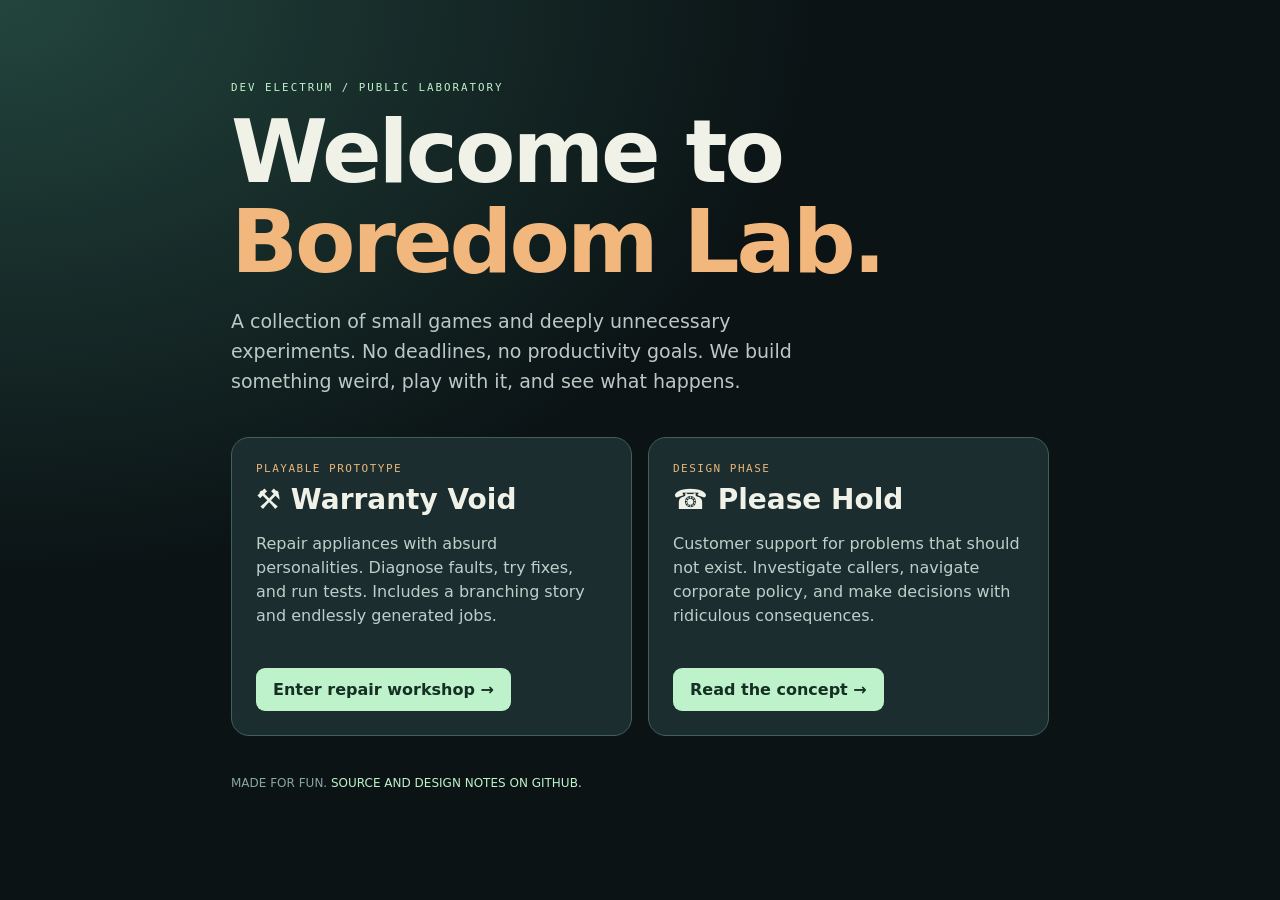
<file: index.html>
<!doctype html>
<html lang="en"><head>
<meta charset="utf-8"><meta name="viewport" content="width=device-width,initial-scale=1">
<meta name="theme-color" content="#0b1315">
<title>Boredom Lab · Extremely Unnecessary Experiments</title>
<style>
:root{font-family:system-ui,sans-serif;color:#f0f2e8;background:#0b1315}
*{box-sizing:border-box}body{margin:0;min-height:100vh;background:radial-gradient(ellipse at top left,#23453e 0,transparent 45%),#0b1315}
main{max-width:970px;margin:0 auto;padding:clamp(20px,6vw,76px)}
small{color:#bdf2cb;font-family:monospace;letter-spacing:2px}
h1{font-size:clamp(45px,9vw,88px);line-height:1.02;letter-spacing:-3px;margin:12px 0}h1 span{color:#f1b77c}
.intro{font-size:19px;color:#bbc8c4;line-height:1.6;max-width:630px}
.cards{display:grid;grid-template-columns:repeat(2,minmax(0,1fr));gap:16px;margin-top:40px}
.card{border:1px solid #415f5b;border-radius:18px;background:#1b2d2f;padding:24px;min-height:265px;display:flex;flex-direction:column;justify-content:space-between;gap:24px}
.card h2{font-size:28px;margin:8px 0}.card p{color:#c0cec9;line-height:1.5}
a{color:#162f24;background:#bdf2cb;text-decoration:none;display:inline-block;border-radius:9px;padding:12px 17px;font-weight:700}a:hover{background:#dbffe1}
.tag{font-size:11px;text-transform:uppercase;color:#e7b77b;font-family:monospace;letter-spacing:1.5px}
footer{font-size:12px;color:#88a6a0;margin-top:40px}footer a{padding:0;background:transparent;color:#bdf2cb;font-weight:400}
@media(max-width:600px){.cards{grid-template-columns:1fr}h1{letter-spacing:-1.7px}}
</style></head>
<body><main>
<small>DEV ELECTRUM / PUBLIC LABORATORY</small>
<h1>Welcome to<br><span>Boredom Lab.</span></h1>
<p class="intro">A collection of small games and deeply unnecessary experiments. No deadlines, no productivity goals. We build something weird, play with it, and see what happens.</p>
<div class="cards">
<section class="card"><div><div class="tag">Playable prototype</div><h2>⚒ Warranty Void</h2><p>Repair appliances with absurd personalities. Diagnose faults, try fixes, and run tests. Includes a branching story and endlessly generated jobs.</p></div><div><a href="./warranty-void/">Enter repair workshop →</a></div></section>
<section class="card"><div><div class="tag">Design phase</div><h2>☎ Please Hold</h2><p>Customer support for problems that should not exist. Investigate callers, navigate corporate policy, and make decisions with ridiculous consequences.</p></div><div><a href="https://github.com/DevElectrum/boredom_lab/blob/main/docs/please-hold.md">Read the concept →</a></div></section>
</div>
<footer>MADE FOR FUN. <a href="https://github.com/DevElectrum/boredom_lab">SOURCE AND DESIGN NOTES ON GITHUB.</a></footer>
</main></body></html>
</file>
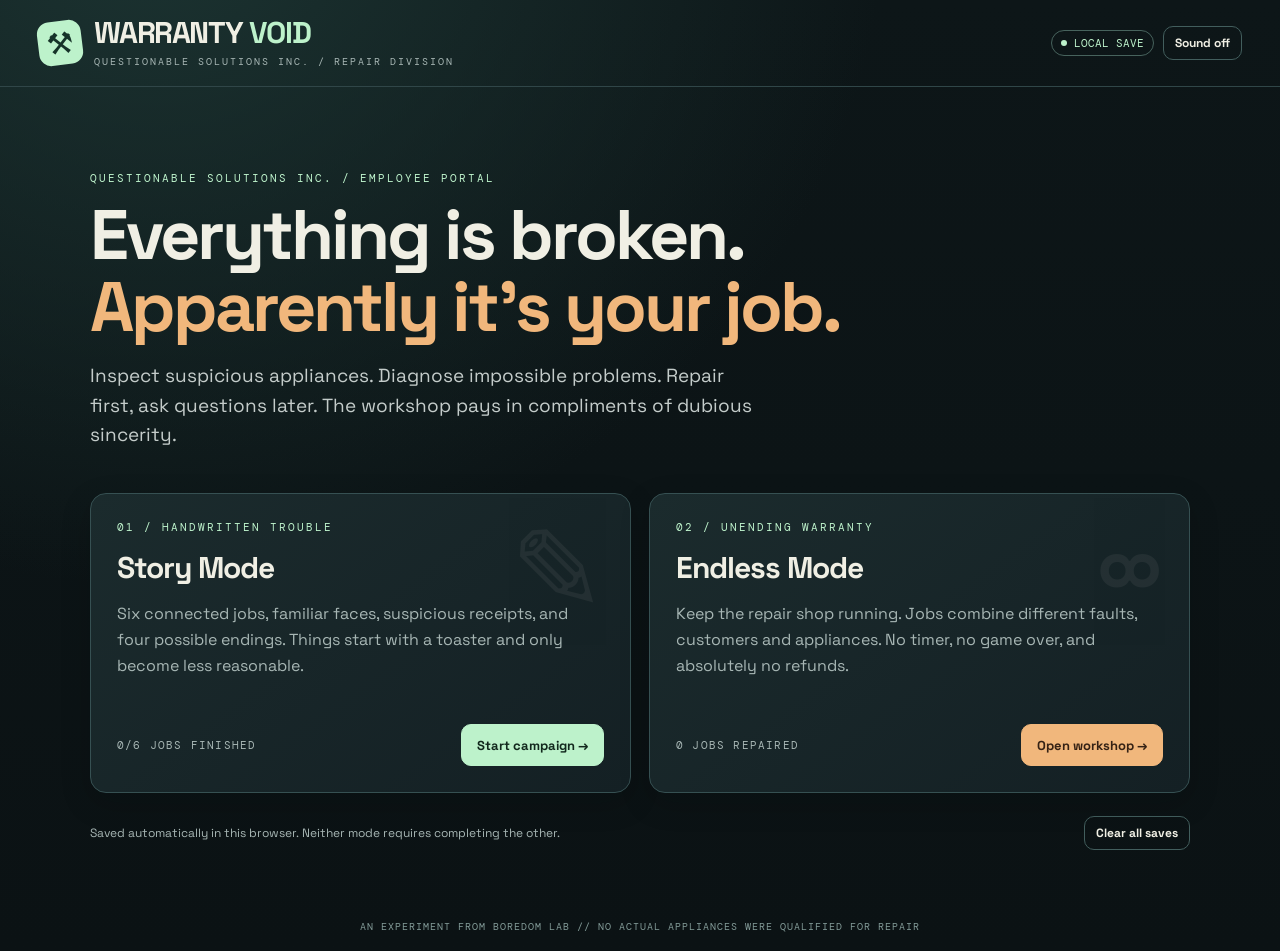
<file: warranty-void/index.html>
<!doctype html>
<html lang="en">
<head>
  <meta charset="utf-8">
  <meta name="viewport" content="width=device-width,initial-scale=1">
  <meta name="theme-color" content="#0b1214">
  <meta name="description" content="Warranty Void: repair appliances with extremely questionable personalities. A tiny playable game from Boredom Lab.">
  <title>Warranty Void | Questionable Solutions Inc.</title>
  <link rel="stylesheet" href="./styles.css">
  <script src="./engine.js" defer></script>
  <script src="./bench-art.js" defer></script>
  <script src="./game.js" defer></script>
</head>
<body>
  <header class="topbar">
    <div class="identity" aria-label="Warranty Void">
      <div class="brand-icon" aria-hidden="true">⚒</div>
      <div>
        <div class="brand">WARRANTY <em>VOID</em></div>
        <div class="subbrand">Questionable Solutions Inc. / Repair Division</div>
      </div>
    </div>
    <nav class="top-controls" id="nav" aria-label="Game navigation"></nav>
  </header>
  <main id="app" class="page">
    <p>Opening the workshop…</p>
  </main>
  <footer class="footer">AN EXPERIMENT FROM BOREDOM LAB // NO ACTUAL APPLIANCES WERE QUALIFIED FOR REPAIR</footer>
</body>
</html>
</file>
<file: warranty-void/styles.css>
@import url('https://fonts.googleapis.com/css2?family=DM+Mono:wght@400;500&family=Space+Grotesk:wght@400;500;600;700&display=swap');
:root{color-scheme:dark;--bg:#0b1214;--panel:#142125;--panel2:#19292d;--ink:#f0efe4;--muted:#a7b6b4;--line:#365052;--mint:#bdf2cb;--orange:#f1b77c;--bad:#ff9489;--paper:#e9debe;--dark:#172026;font-family:'Space Grotesk',system-ui,sans-serif}
*{box-sizing:border-box}html{scroll-behavior:smooth}body{margin:0;min-height:100vh;background:radial-gradient(ellipse at 12% -10%,#1c3432 0,transparent 46%),linear-gradient(#0d1618,#0b1214);color:var(--ink)}
button{font:inherit;cursor:pointer}button:focus-visible,a:focus-visible,summary:focus-visible{outline:3px solid var(--orange);outline-offset:3px}button:disabled{opacity:.35;cursor:not-allowed}a{color:var(--mint)}a:hover{text-decoration:none}
.topbar{padding:18px clamp(16px,3vw,42px);display:flex;align-items:center;justify-content:space-between;border-bottom:1px solid #304648;gap:18px}.identity{display:flex;align-items:center;gap:12px}.brand-icon{display:grid;place-items:center;border-radius:12px;width:44px;height:44px;background:var(--mint);color:#163329;font-size:30px;font-weight:700;transform:rotate(-7deg)}.brand{font-weight:700;font-size:clamp(21px,2.8vw,30px);line-height:1;letter-spacing:-1.4px}.brand em{font-style:normal;color:var(--mint)}.subbrand{font:10px 'DM Mono',monospace;text-transform:uppercase;letter-spacing:2px;margin-top:7px;color:var(--muted)}.top-controls{display:flex;align-items:center;gap:9px;flex-wrap:wrap;justify-content:end}
.btn{border:1px solid #50716b;border-radius:10px;padding:11px 15px;min-height:42px;color:var(--ink);background:#253b3b;transition:transform .14s,background .14s,border-color .14s;font-weight:700;font-size:13px}.btn:hover:not(:disabled){transform:translateY(-1px);border-color:var(--mint);background:#2d4842}.btn.primary{background:var(--mint);color:#12281d;border-color:var(--mint)}.btn.primary:hover:not(:disabled){background:#d4ffdb}.btn.warm{background:var(--orange);border-color:var(--orange);color:#352215}.btn.ghost{background:transparent;border-color:#425e5d}.btn.tiny{padding:7px 11px;min-height:34px;font-size:12px}.btn.wide{width:100%}.btn-row{display:flex;gap:8px;flex-wrap:wrap}.label{font:11px 'DM Mono',monospace;text-transform:uppercase;letter-spacing:1.2px;color:var(--muted)}.eyebrow{font:11px 'DM Mono',monospace;text-transform:uppercase;letter-spacing:2px;color:var(--mint)}.muted{color:var(--muted)}.mono{font-family:'DM Mono',monospace}.pill{font:11px 'DM Mono',monospace;padding:5px 9px;border:1px solid #47635d;border-radius:99px;color:var(--mint);display:inline-flex;gap:7px;align-items:center}.pill:before{content:"";display:inline-block;background:var(--mint);width:6px;height:6px;border-radius:100%}
.page{max-width:1570px;margin:auto;padding:clamp(14px,2.2vw,32px)}.panel{border:1px solid var(--line);border-radius:16px;background:linear-gradient(145deg,#1b2b2d,#142024);box-shadow:0 10px 30px #050b0c33;overflow:hidden}.panel-head{display:flex;justify-content:space-between;align-items:center;gap:10px;padding:17px 18px;border-bottom:1px solid var(--line)}.panel-title{font-size:15px;font-weight:700;margin:0}.panel-body{padding:17px 18px}.stack{display:grid;gap:14px}
.menu{max-width:1100px;margin:0 auto}.hero{padding:clamp(22px,4vw,52px) 0 25px;max-width:840px}.hero h1{font-size:clamp(35px,6vw,70px);line-height:1.02;letter-spacing:-3px;margin:12px 0 18px}.hero h1 span{color:var(--orange)}.hero p{font-size:clamp(16px,2vw,19px);line-height:1.55;color:#c4ccca;max-width:670px}.modes{display:grid;grid-template-columns:repeat(2,minmax(0,1fr));gap:18px}.mode-card{min-height:300px;padding:26px;display:flex;flex-direction:column;gap:12px;position:relative;isolation:isolate}.mode-card:after{position:absolute;content:attr(data-glyph);right:24px;top:4px;font-size:115px;opacity:.06;z-index:-1}.mode-card h2{font-size:30px;letter-spacing:-1px;margin:2px 0 0}.mode-card p{color:var(--muted);line-height:1.6;margin:2px 0 10px}.mode-card footer{margin-top:auto;display:flex;justify-content:space-between;align-items:center;flex-wrap:wrap;gap:10px}.menu-foot{margin:23px 0;display:flex;justify-content:space-between;gap:15px;flex-wrap:wrap;align-items:center;color:var(--muted);font-size:12px}
.game-top{display:flex;justify-content:space-between;align-items:center;gap:10px;margin-bottom:15px;flex-wrap:wrap}.game-top h1{font-size:clamp(20px,2.6vw,28px);letter-spacing:-.6px;margin:3px 0}.game-grid{display:grid;grid-template-columns:minmax(225px,.85fr) minmax(330px,1.9fr) minmax(270px,1.05fr);gap:14px;align-items:start}.panel.wanted{background:linear-gradient(145deg,#ebe1c8,#d4c29d);color:#2c312f;border-color:#b2a47f;position:relative}.wanted .label{color:#6f6a54}.wanted .panel-head{border-color:#bdaf8c}.wanted .panel-title{color:#283332}.wanted .panel-body{display:grid;gap:15px}.wanted h2{margin:0;font-size:22px;line-height:1.1;letter-spacing:-.5px}.wanted p{margin:0;line-height:1.45}.wanted .quote{font-size:18px;line-height:1.48;font-weight:600;border-left:3px solid #a17a4c;padding-left:12px}.wanted .paper-footer{border-top:1px dashed #b0a17e;padding-top:12px;font:10px 'DM Mono',monospace;color:#6a6250;letter-spacing:1px}.wanted .sticky{position:absolute;top:60px;right:-8px;color:#5d4d2a;background:#f5d983;font:10px 'DM Mono',monospace;transform:rotate(8deg);padding:6px 9px;box-shadow:0 3px 8px #0003}
.info-box{border:1px solid #53706c;background:#203535;border-radius:12px;padding:13px;font-size:13px;line-height:1.55;color:#d7e6dd}.info-box strong{display:block;color:var(--mint);margin-bottom:4px}
.bench{position:relative;min-height:330px;border:1px solid #45605b;border-radius:13px;overflow:hidden;background:radial-gradient(ellipse at center,#30474a,transparent 72%),repeating-linear-gradient(0deg,#1b2c3000,#1b2c3000 29px,#22363a 30px),#18282a;margin:14px}.bench:before{content:"";position:absolute;inset:12px;border:1px dashed #456363;border-radius:8px;pointer-events:none}.device-face{position:absolute;inset:13% 14%;border:9px solid #52666a;border-top-color:#688085;background:linear-gradient(145deg,#455a60,#263f43);box-shadow:inset 0 0 35px #070d1180,0 14px 30px #0005;border-radius:35px;opacity:.62}.device-inscription{position:absolute;left:23%;top:47%;font-weight:700;font-size:58px;opacity:.14;transform:rotate(-6deg);pointer-events:none}.device-serial{position:absolute;bottom:13px;right:16px;color:#9cb2ac;font:10px 'DM Mono',monospace;letter-spacing:1px}.wires{position:absolute;inset:0;width:100%;height:100%;pointer-events:none}.wires line{stroke:#89c6a9;opacity:.34;stroke-width:.7;stroke-dasharray:1.4 1.6}.wires circle{fill:#d7b77f;opacity:.55}
.part-node{position:absolute;z-index:2;transform:translate(-50%,-50%);width:clamp(94px,25%,135px);min-height:64px;padding:7px 8px;border:1px solid #91a9a5;border-radius:11px;background:#15282fe8;color:#eef6e9;text-align:center;box-shadow:0 5px 12px #071315aa;line-height:1.2}.part-node:hover{border-color:var(--mint);background:#254441}.part-node.active{background:#3a574c;border:2px solid #d0ffd0;box-shadow:0 0 0 5px #bdf2cb22,0 8px 20px #0007}.part-node .node-symbol{display:block;font-size:19px;margin:0 0 4px;color:var(--orange)}.part-node .node-name{font-size:12px;font-weight:700;display:block}.part-node .node-status{display:block;font:9px 'DM Mono',monospace;color:#b7c8c3;margin-top:4px}.part-node.suspect .node-status{color:var(--orange)}.part-node.fixed .node-status{color:var(--mint)}
.bench-bottom{display:flex;gap:10px;align-items:center;justify-content:space-between;padding:0 17px 17px;flex-wrap:wrap}.bench-bottom .muted{font-size:12px;line-height:1.4}.selection{border:1px solid #41645c;border-radius:10px;padding:11px 13px;background:#213838;margin:0 14px 15px;min-height:57px}.selection strong{color:var(--mint)}.selection small{display:block;color:var(--muted);margin-top:4px}
.tools{display:grid;gap:12px}.tools section{display:grid;gap:9px}.tool-grid{display:grid;grid-template-columns:repeat(2,minmax(0,1fr));gap:8px}.tool-grid .btn{min-height:54px;text-align:left;font-size:12px;padding:11px}.tool-grid .btn span{display:block;font:10px 'DM Mono',monospace;opacity:.7;margin-bottom:3px}.run-test{border:1px solid var(--orange);background:#493b2e;color:#ffdfae;font-size:15px;min-height:53px}
.terminal{font:12px/1.65 'DM Mono',monospace;background:#0c1a1d;color:#c5e2cf;padding:13px;border:1px solid #3a5e55;border-radius:10px;min-height:92px;white-space:pre-wrap}.terminal .prompt{color:#89c8b2}.readout{padding:0 15px 17px}.readout .label{margin-bottom:7px}.activity{max-height:195px;overflow:auto;padding:10px 0 0;display:grid;gap:8px}.activity-item{border-left:2px solid #4b6862;padding:5px 0 5px 9px;color:#bbcfc7;font:11px/1.5 'DM Mono',monospace}.activity-item.bad{border-left-color:var(--orange)}.activity-item.good{border-left-color:var(--mint)}
.manual{border:1px solid var(--line);border-radius:12px;padding:12px 14px;background:#192c30;margin-top:13px}.manual summary{cursor:pointer;font-weight:700;font-size:13px}.manual table{width:100%;font:11px/1.45 'DM Mono',monospace;border-collapse:collapse;margin-top:14px}.manual td{padding:9px 4px;border-top:1px solid #354d4d;vertical-align:top}.manual td:first-child{color:var(--orange);padding-right:12px;width:39%}
.result-overlay{position:fixed;inset:0;background:#071012ce;z-index:12;display:grid;place-items:center;padding:18px;overflow:auto}.result-card{background:#1a2c2d;border:1px solid #628076;box-shadow:0 35px 80px #000c;border-radius:20px;width:min(560px,100%);padding:clamp(22px,3vw,36px)}.result-card h2{font-size:clamp(28px,5vw,43px);letter-spacing:-1.4px;line-height:1.08;margin:9px 0 16px}.result-card p{color:#c8d8d1;font-size:15px;line-height:1.58}.result-card .statbar{display:flex;flex-wrap:wrap;gap:8px;margin:17px 0}.statbar span{padding:8px 11px;background:#2b4643;border-radius:9px;font:11px 'DM Mono',monospace}.decision-grid{display:grid;grid-template-columns:1fr 1fr;gap:10px}.decision-option{padding:16px;border:1px solid #688e83;border-radius:12px;background:#28403c;color:var(--ink);text-align:left;min-height:120px}.decision-option strong{display:block;font-size:14px;margin-bottom:8px}.decision-option small{font-size:12px;color:#c6d7cf;line-height:1.4}.decision-option:hover{border-color:var(--mint);background:#34524a}.ending-decor{font-size:56px;color:var(--orange);line-height:1}.footer{text-align:center;padding:18px;color:#839b98;font:10px 'DM Mono',monospace;letter-spacing:1px}.hidden{display:none!important}
@media(max-width:1100px){.game-grid{grid-template-columns:minmax(210px,.9fr) minmax(300px,1.6fr)}.tools-panel{grid-column:1/-1}.tools-panel .panel-body{display:grid;grid-template-columns:1fr 1fr;gap:20px}.tools-panel .manual{grid-column:1/-1}.bench{min-height:380px}}
@media(max-width:700px){.topbar{padding:14px}.subbrand{letter-spacing:1px}.page{padding:13px}.modes,.game-grid{grid-template-columns:1fr}.mode-card{min-height:265px}.hero h1{letter-spacing:-1.5px}.tools-panel{grid-column:auto}.tools-panel .panel-body{grid-template-columns:1fr}.tools-panel .manual{grid-column:auto}.wanted .sticky{right:10px;top:50px}.bench{min-height:330px}.part-node{width:100px;min-height:64px}.btn{min-height:42px}.decision-grid{grid-template-columns:1fr}.result-card{max-height:94vh;overflow:auto}}
@media(max-width:380px){.part-node{width:88px;padding:5px}.part-node .node-name{font-size:10px}.top-controls .btn{font-size:11px;padding:9px}}
@media(prefers-reduced-motion:reduce){*,*:before,*:after{scroll-behavior:auto!important;transition:none!important;animation:none!important}}


/* v0.2: the repair bench is the star, tools are its tray, log its own column. */
.game-grid{
  display:grid;
  grid-template-columns:minmax(215px,.78fr) minmax(425px,1.75fr) minmax(265px,.91fr);
  align-items:start;gap:16px;
}
.order-column,.workstation,.terminal-column{min-width:0}
.workstation{display:grid;gap:14px}
.terminal-column{position:sticky;top:16px}
.bench{
  min-height:410px;
  margin:14px;
  position:relative;
  isolation:isolate;
  border-radius:16px;
  background:
    linear-gradient(90deg,#13252a55 1px,transparent 1px),
    linear-gradient(#13252a55 1px,transparent 1px),
    radial-gradient(circle at center,#45605d 0%,#233d40 49%,#112529 100%);
  background-size:24px 24px,24px 24px,auto;
  border:2px solid #68817a;
  box-shadow:inset 0 0 0 7px #152729, inset 0 0 45px #050b0fa8, 0 8px 24px #0610125e;
}
.bench:before{
  inset:16px;
  border:1px dashed #83b1a166;
  border-radius:8px;
  box-shadow:none;
}
.bench:after{
  content:"";
  position:absolute;bottom:0;left:0;right:0;height:16px;
  background:repeating-linear-gradient(90deg,#254345,#254345 15px,#315456 16px,#315456 18px);
  border-top:2px solid #7b9a8b;z-index:-1;
}
.bench-surface{position:absolute;inset:0;pointer-events:none}
.bench-ruler,.bench-no{
  position:absolute;color:#bed6c566;font:9px 'DM Mono',monospace;letter-spacing:1.5px;
  z-index:1;white-space:nowrap;
}
.bench-ruler{top:23px;left:28px}
.bench-no{bottom:27px;left:28px;max-width:70%;overflow:hidden;text-overflow:ellipsis}
.device-art{position:absolute;inset:4% 5% 3%;pointer-events:none;z-index:0;filter:drop-shadow(0 9px 12px #0008)}
.appliance-svg{width:100%;height:100%;display:block}
.part-node{
  z-index:2;
  width:clamp(92px,22%,122px);
  min-height:69px;
  padding:10px 9px 8px;
  border-radius:12px;
  border:1px solid #a6c9b8;
  background:linear-gradient(140deg,#142b2ceb,#142f32f7);
  box-shadow:0 3px 0 #0a1518, 0 6px 18px #040909a8;
  color:#edf6ee;
  display:flex;flex-direction:column;align-items:center;justify-content:center;gap:3px;
  outline-offset:3px;
}
.part-node .node-symbol{
  display:inline-grid;place-items:center;
  min-width:23px;min-height:23px;border-radius:7px;
  background:#5d7f76;color:#f1fff1;font:11px 'DM Mono',monospace;margin:0 0 3px;
}
.part-node .node-name{font-size:12px;line-height:1.14;font-weight:700;overflow-wrap:anywhere}
.part-node .node-status{font-size:9px;letter-spacing:.1px;color:#a7c2bc;display:flex;align-items:center;justify-content:center;gap:5px}
.node-status i{width:6px;height:6px;border-radius:50%;background:#778f8d;flex-shrink:0}
.part-node:hover{border-color:#f9d3a6;background:#23423e}
.part-node.suspect{border-color:#efb47c;background:linear-gradient(135deg,#493529,#292d30)}
.part-node.suspect .node-symbol{background:#e6a363;color:#322319}
.part-node.suspect .node-status{color:#ffd4a4}
.part-node.suspect .node-status i{background:#ffb77a;box-shadow:0 0 9px #ffb77a}
.part-node.fixed{border-color:#a4edbb;background:linear-gradient(135deg,#1d483c,#15332f)}
.part-node.fixed .node-symbol{background:#b6f0c8;color:#193b29}
.part-node.fixed .node-status{color:#d3ffdc}
.part-node.fixed .node-status i{background:#b5efbb;box-shadow:0 0 8px #b5efbb}
.part-node.active{
  border:2px solid #f5ebba;
  background:linear-gradient(145deg,#416154,#29443f);
  box-shadow:0 0 0 5px #f5eab72b,0 12px 24px #0009;
  transform:translate(-50%,-50%) scale(1.035);
}
.part-node.active .node-symbol{background:#f3d7a4;color:#25322c}
.bench-bottom{border-bottom:1px solid #344d49;margin:0 16px 12px;padding:0 2px 13px;align-items:center}
.bench-bottom strong{font-size:17px;letter-spacing:-.3px}
.selection{
  display:flex;justify-content:space-between;align-items:center;gap:10px;
  border:1px solid #537b6b;background:#183a34;padding:14px;margin:0 14px 15px;
}
.selection strong{display:block;color:#f0ffdf;font-size:15px;margin-top:5px}
.selection small{line-height:1.45}
.selected-state{min-width:125px;max-width:45%;border-left:1px solid #517363;padding-left:13px;text-align:right}
.selected-state strong{font:11px 'DM Mono',monospace;color:#b9ddd2;letter-spacing:.2px}
.selected-state.is-suspect strong{color:var(--orange)}
.selected-state.is-fixed strong{color:var(--mint)}
.tools-panel .panel-head{padding:14px 17px}
.tools-panel .panel-body{
  display:grid;
  grid-template-columns:minmax(150px,1fr) minmax(225px,1.55fr) minmax(155px,.85fr);
  gap:13px;padding:15px;
}
.tools-panel .tools section{display:flex;flex-direction:column;gap:10px;min-width:0}
.tools-panel .tool-grid{display:grid;grid-template-columns:repeat(2,minmax(0,1fr));gap:7px}
.tools-panel .btn:not(.run-test){text-align:center;padding:9px 5px;min-height:56px}
.tools-panel .btn span{font-size:9px;line-height:1.4}
.tools-panel .run-test{height:80px;line-height:1.25;margin:0}
.tools-panel .manual{grid-column:1/-1;margin:0;background:#172a29}
.terminal-panel{
  display:flex;flex-direction:column;
  height:clamp(580px,calc(100vh - 145px),900px);
  max-height:none;min-height:580px;
  position:relative;
}
.terminal-head{flex-shrink:0;padding:17px}
.terminal-head h2{font-size:19px;margin-top:5px}
.terminal-screen{
  flex:1;min-height:0;display:flex;flex-direction:column;
  margin:12px;padding:0;background:#0a1819;
  border:1px solid #426b62;border-radius:10px;overflow:hidden;
  box-shadow:inset 0 0 18px #020a0b;
}
.terminal-path,.terminal-foot{
  font:9px 'DM Mono',monospace;letter-spacing:.6px;color:#91b5a7;
  padding:13px 12px;background:#152c2a;display:flex;justify-content:space-between;gap:9px;
}
.terminal-path{border-bottom:1px solid #335b51;overflow-wrap:anywhere}
.terminal-path span{color:#bcf2c5;white-space:nowrap}
.terminal-foot{border-top:1px solid #335b51;flex-shrink:0}
.terminal-feed{
  flex:1;min-height:0;overflow-y:auto;overscroll-behavior:contain;
  list-style:none;margin:0;padding:15px 10px 22px;
  scrollbar-color:#658e7d #0a1819;
  display:flex;flex-direction:column;gap:10px;
}
.log-entry{
  border:1px solid #2c4c46;border-left:3px solid #719688;background:#172c2a;
  border-radius:8px;padding:10px 12px;flex-shrink:0;overflow-wrap:anywhere
}
.log-entry.log-warn{border-left-color:#eda56f;background:#34281e}
.log-entry.log-good{border-left-color:#a9f0b8;background:#1d3b30}
.log-meta{display:flex;justify-content:space-between;gap:9px;margin-bottom:8px;color:#b5cbbf;font:10px 'DM Mono',monospace;letter-spacing:.7px}
.log-warn .log-meta{color:#ffc392}.log-good .log-meta{color:#c1ffd0}
.log-message{font:12px/1.6 'DM Mono',monospace;color:#e0eae0;white-space:pre-wrap}
.terminal-panel.log-expanded{
  position:fixed;inset:3vh 4vw;z-index:30;width:auto;height:auto;max-height:94vh;min-height:0;
  box-shadow:0 0 0 100vmax #020808e8,0 30px 80px #000;
}
.terminal-panel.log-expanded .terminal-feed{font-size:14px}
@media(max-width:1300px){
 .game-grid{grid-template-columns:minmax(205px,.85fr) minmax(375px,1.65fr) minmax(240px,.95fr)}
 .tools-panel .panel-body{grid-template-columns:1fr 1.15fr}
 .tools-panel .tools section:nth-child(3){grid-column:1/-1}
 .tools-panel .run-test{height:55px}
}
@media(max-width:1100px){
 .game-grid{grid-template-columns:minmax(0,1.45fr) minmax(265px,.85fr)}
 .order-column{grid-column:1/-1}
 .workstation{grid-column:1}
 .terminal-column{grid-column:2;position:sticky;top:15px}
 .tools-panel{grid-column:auto}
 .terminal-panel{height:clamp(530px,calc(100vh - 100px),800px);min-height:530px}
 .bench{min-height:380px}
}
@media(max-width:760px){
 .game-grid{grid-template-columns:minmax(0,1fr);gap:12px}
 .order-column,.workstation,.terminal-column{grid-column:1}
 .terminal-column{position:static}
 .terminal-panel{height:430px;min-height:0}
 .tools-panel .panel-body{grid-template-columns:1fr}
 .tools-panel .tools section:nth-child(3),.tools-panel .manual{grid-column:1}
 .tools-panel .run-test{height:60px}
 .bench{min-height:355px}
 .part-node{width:clamp(86px,23%,115px);min-height:65px}
 .bench-ruler{font-size:8px}
 .selection{align-items:flex-start}
}
@media(max-width:400px){
 .bench{min-height:330px;margin:10px}
 .part-node{width:85px;padding:7px 5px;min-height:60px}
 .part-node .node-name{font-size:10px}
 .part-node .node-status{font-size:8px}
 .part-node .node-symbol{min-width:20px;min-height:20px}
 .bench-ruler{top:20px;left:22px}
 .bench-no{left:19px}
 .selection strong{font-size:13px}
 .selected-state{min-width:100px}
 .selected-state strong{font-size:10px}
}
</file>
